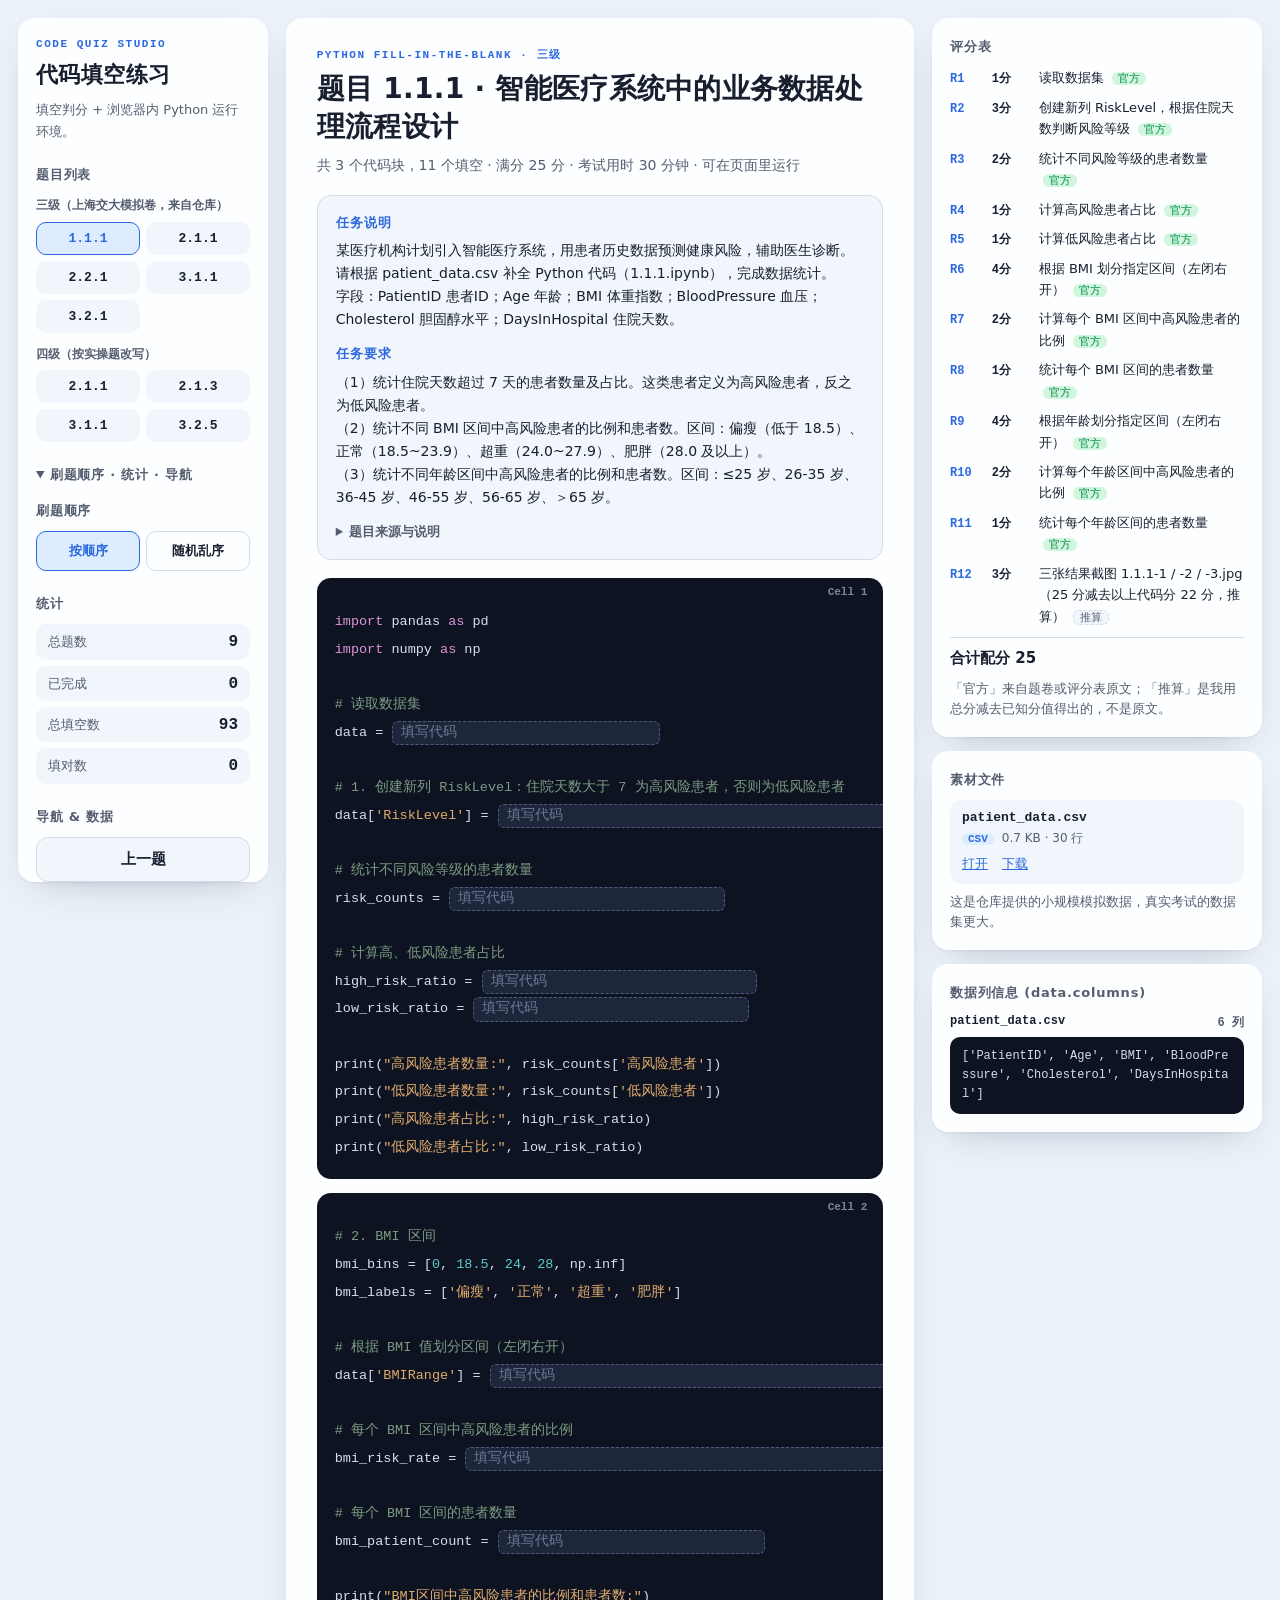
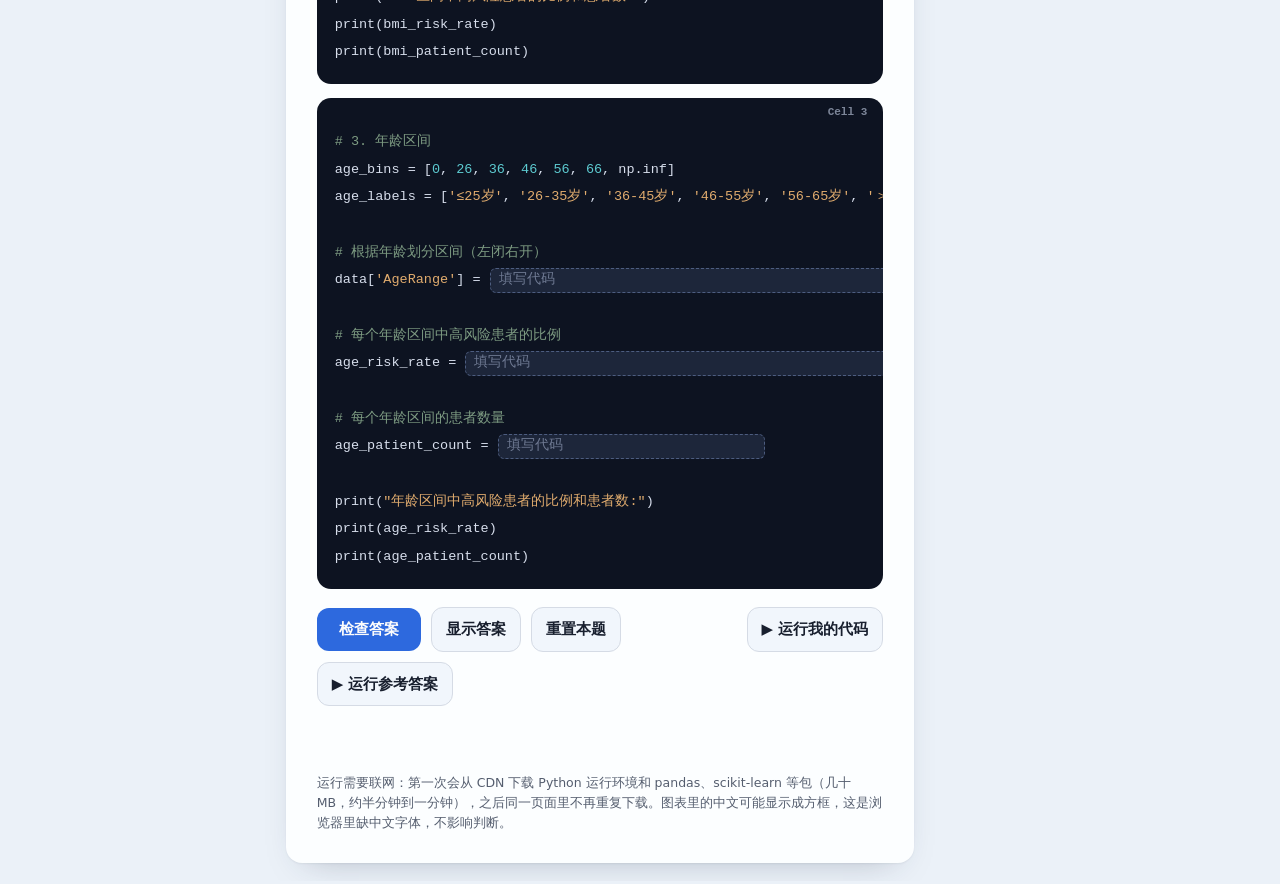
<file: code-quiz/index.html>
<!doctype html>
<html lang="zh-CN">
<head>
  <meta charset="utf-8">
  <meta name="viewport" content="width=device-width, initial-scale=1">
  <title>代码填空练习 · 人工智能训练师操作技能</title>
  <meta name="description" content="Python 代码填空练习：在代码里直接填空判分，可在浏览器里运行，右侧对照评分表和素材文件。">
  <link rel="stylesheet" href="style.css">
</head>
<body>
  <a class="skip" href="#cells">跳到代码</a>
  <div class="app">

    <aside class="rail" aria-label="题目导航">
      <div class="brand">
        <p class="kicker">CODE QUIZ STUDIO</p>
        <h1>代码填空练习</h1>
        <p class="tagline">填空判分 + 浏览器内 Python 运行环境。</p>
      </div>

      <section aria-labelledby="h-list">
        <h2 id="h-list">题目列表</h2>
        <div id="groups"></div>
      </section>

      <details class="more" id="rail-more" open>
        <summary>刷题顺序 · 统计 · 导航</summary>
        <section aria-labelledby="h-order">
          <h2 id="h-order">刷题顺序</h2>
          <div class="seg" role="group" aria-labelledby="h-order">
            <button type="button" id="mode-seq" aria-pressed="true">按顺序</button>
            <button type="button" id="mode-random" aria-pressed="false">随机乱序</button>
          </div>
        </section>

        <section aria-labelledby="h-stats">
          <h2 id="h-stats">统计</h2>
          <dl class="stats">
            <div><dt>总题数</dt><dd id="st-total">0</dd></div>
            <div><dt>已完成</dt><dd id="st-done">0</dd></div>
            <div><dt>总填空数</dt><dd id="st-blanks">0</dd></div>
            <div><dt>填对数</dt><dd id="st-ok">0</dd></div>
          </dl>
        </section>

        <section aria-labelledby="h-nav">
          <h2 id="h-nav">导航 &amp; 数据</h2>
          <div class="nav-btns">
            <button type="button" id="prev" class="soft">上一题</button>
            <button type="button" id="next" class="soft">下一题</button>
            <button type="button" id="clear-all" class="soft danger">清除本机进度</button>
          </div>
        </section>
      </details>
    </aside>

    <main class="workspace">
      <header class="q-head">
        <p class="kicker" id="kicker"></p>
        <h2 id="q-title" class="q-title"></h2>
        <p id="q-meta" class="q-meta"></p>
      </header>

      <div id="brief"></div>
      <div id="cells" class="cells"></div>

      <div class="toolbar" role="group" aria-label="操作">
        <button type="button" id="check" class="primary">检查答案</button>
        <button type="button" id="show" class="soft">显示答案</button>
        <button type="button" id="reset" class="soft">重置本题</button>
        <span class="spacer"></span>
        <button type="button" id="run-mine" class="soft">▶ 运行我的代码</button>
        <button type="button" id="run-ref" class="soft">▶ 运行参考答案</button>
      </div>
      <p id="result" class="result" role="status" aria-live="polite"></p>
      <p id="run-status" class="run-status" role="status" aria-live="polite"></p>
      <p id="run-note" class="fine">运行需要联网：第一次会从 CDN 下载 Python 运行环境和 pandas、scikit-learn 等包（几十 MB，约半分钟到一分钟），之后同一页面里不再重复下载。图表里的中文可能显示成方框，这是浏览器里缺中文字体，不影响判断。</p>
    </main>

    <aside class="side" id="side" aria-label="评分表与素材"></aside>
  </div>

  <script src="data/questions.js"></script>
  <script src="data/files.js"></script>
  <script src="js/judge.js"></script>
  <script src="js/store.js"></script>
  <script src="js/runner.js"></script>
  <script src="js/view.js"></script>
  <script src="js/app.js"></script>
</body>
</html>
</file>
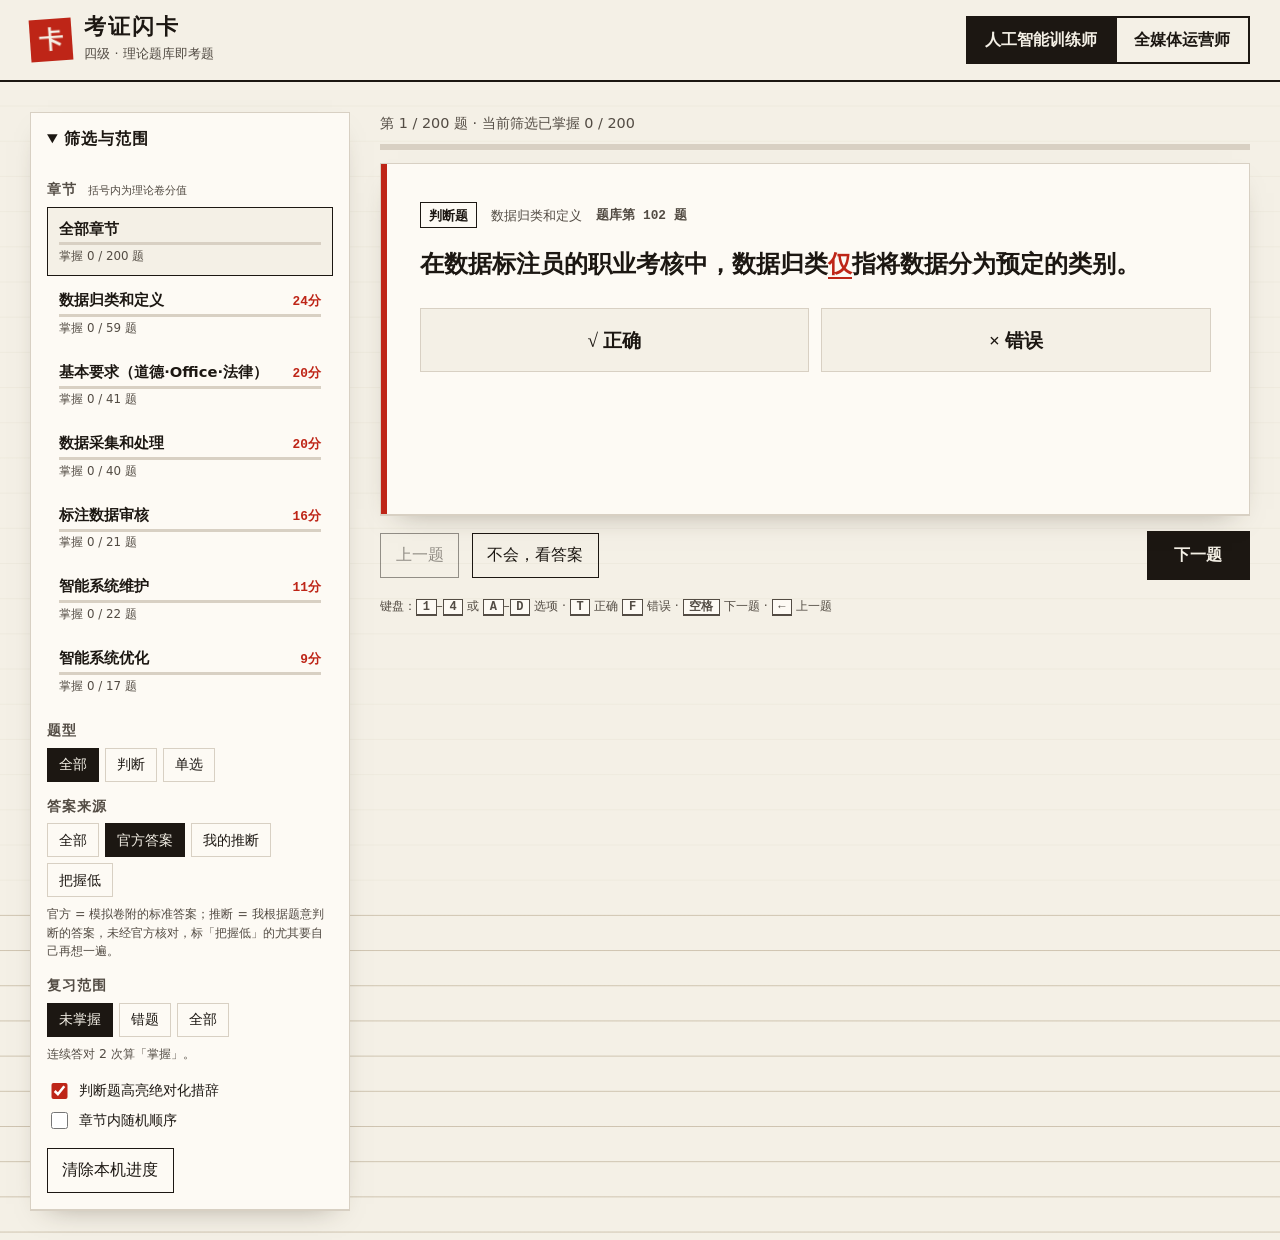
<file: flashcards/index.html>
<!doctype html>
<html lang="zh-CN">
<head>
  <meta charset="utf-8">
  <meta name="viewport" content="width=device-width, initial-scale=1">
  <title>考证闪卡 · 人工智能训练师 / 全媒体运营师</title>
  <meta name="description" content="两门四级职业技能考试的理论题库闪卡：按分值排序、官方答案与推断答案分开标注、错题自动回炉。">
  <link rel="stylesheet" href="style.css">
</head>
<body>
  <a class="skip" href="#card">跳到题目</a>

  <header class="masthead">
    <div class="brand">
      <span class="brand-mark" aria-hidden="true">卡</span>
      <div>
        <h1>考证闪卡</h1>
        <p>四级 · 理论题库即考题</p>
      </div>
    </div>
    <div class="exam-switch" role="tablist" aria-label="选择考试">
      <button role="tab" id="tab-ai" data-exam="ai" aria-selected="true">人工智能训练师</button>
      <button role="tab" id="tab-media" data-exam="media" aria-selected="false">全媒体运营师</button>
    </div>
  </header>

  <main class="layout">
    <aside class="sidebar" aria-label="筛选">
      <details class="filters" open>
        <summary>筛选与范围</summary>

        <section aria-labelledby="h-chapters">
          <h2 id="h-chapters">章节 <small>括号内为理论卷分值</small></h2>
          <ul id="chapters" class="chapter-list"></ul>
        </section>

        <section aria-labelledby="h-type">
          <h2 id="h-type">题型</h2>
          <div id="types" class="seg" role="group" aria-labelledby="h-type"></div>
        </section>

        <section aria-labelledby="h-source">
          <h2 id="h-source">答案来源</h2>
          <div id="sources" class="seg" role="group" aria-labelledby="h-source"></div>
          <p class="hint">官方 = 模拟卷附的标准答案；推断 = 我根据题意判断的答案，未经官方核对，标「把握低」的尤其要自己再想一遍。</p>
        </section>

        <section aria-labelledby="h-scope">
          <h2 id="h-scope">复习范围</h2>
          <div id="scopes" class="seg" role="group" aria-labelledby="h-scope"></div>
          <p class="hint">连续答对 2 次算「掌握」。</p>
        </section>

        <section class="toggles">
          <label><input type="checkbox" id="opt-hl" checked> 判断题高亮绝对化措辞</label>
          <label><input type="checkbox" id="opt-shuffle"> 章节内随机顺序</label>
        </section>

        <button type="button" id="reset" class="ghost">清除本机进度</button>
      </details>
    </aside>

    <section class="stage" aria-label="刷题区">
      <div class="status">
        <p id="status" aria-live="polite"></p>
        <div class="meter" role="progressbar" aria-label="当前范围掌握进度" id="meter"><span id="meter-fill"></span></div>
      </div>
      <article id="card" class="card" tabindex="-1"></article>
      <nav class="actions" aria-label="题目操作">
        <button type="button" id="prev" class="ghost">上一题</button>
        <button type="button" id="reveal" class="ghost">不会，看答案</button>
        <button type="button" id="next" class="primary">下一题</button>
      </nav>
      <p class="keys">键盘：<kbd>1</kbd>–<kbd>4</kbd> 或 <kbd>A</kbd>–<kbd>D</kbd> 选项 · <kbd>T</kbd> 正确 <kbd>F</kbd> 错误 · <kbd>空格</kbd> 下一题 · <kbd>←</kbd> 上一题</p>
    </section>
  </main>

  <script src="data/ai.js"></script>
  <script src="data/media.js"></script>
  <script src="js/store.js"></script>
  <script src="js/deck.js"></script>
  <script src="js/app.js"></script>
</body>
</html>
</file>
<file: code-quiz/style.css>
/* 代码填空练习：三栏工作台（题目导航 / 代码 / 评分表与素材）。代码块在亮色和暗色下都是深色。 */

:root {
  --bg: oklch(95.5% 0.012 255);
  --panel: oklch(99.5% 0.003 255);
  --panel-2: oklch(97% 0.01 255);
  --ink: oklch(24% 0.03 265);
  --ink-soft: oklch(48% 0.03 265);
  --line: oklch(89% 0.015 260);
  --accent: oklch(55% 0.19 262);
  --accent-soft: oklch(94% 0.04 262);
  --ok: oklch(56% 0.14 155);
  --ok-soft: oklch(94% 0.05 155);
  --bad: oklch(56% 0.2 25);
  --bad-soft: oklch(95% 0.04 25);
  --warn: oklch(65% 0.14 75);
  --code-bg: oklch(19% 0.03 265);
  --code-ink: oklch(90% 0.02 265);
  --code-dim: oklch(62% 0.03 265);
  --blank-bg: oklch(27% 0.04 265);
  --shadow: 0 1px 2px oklch(30% 0.04 265 / 0.06), 0 14px 34px -20px oklch(30% 0.05 265 / 0.35);
  --sans: "PingFang SC", "Hiragino Sans GB", "Microsoft YaHei", system-ui, sans-serif;
  --mono: ui-monospace, "SF Mono", Menlo, Consolas, "PingFang SC", monospace;
  --radius: 16px;
  --ease: cubic-bezier(0.16, 1, 0.3, 1);
}

@media (prefers-color-scheme: dark) {
  :root {
    --bg: oklch(17% 0.02 265);
    --panel: oklch(22% 0.025 265);
    --panel-2: oklch(25% 0.027 265);
    --ink: oklch(93% 0.012 265);
    --ink-soft: oklch(72% 0.02 265);
    --line: oklch(32% 0.03 265);
    --accent: oklch(72% 0.15 262);
    --accent-soft: oklch(30% 0.07 262);
    --ok: oklch(76% 0.14 155);
    --ok-soft: oklch(30% 0.06 155);
    --bad: oklch(72% 0.17 25);
    --bad-soft: oklch(30% 0.07 25);
    --shadow: 0 1px 0 var(--line);
    --code-bg: oklch(14% 0.025 265);
  }
}

* { box-sizing: border-box; }
html { color-scheme: light dark; }
body { margin: 0; background: var(--bg); color: var(--ink); font: 400 15px/1.65 var(--sans); -webkit-font-smoothing: antialiased; }
button, input { font: inherit; color: inherit; }
button { cursor: pointer; }
button:disabled { opacity: 0.5; cursor: not-allowed; }
:focus-visible { outline: 3px solid var(--accent); outline-offset: 2px; }
h1, h2, h3, p, dl, dd { margin: 0; }
.skip { position: absolute; left: -999px; }
.skip:focus { left: 1rem; top: 1rem; z-index: 20; padding: .5rem .8rem; background: var(--ink); color: var(--bg); }

.app {
  display: grid; grid-template-columns: 250px minmax(0, 1fr) 330px; gap: 18px;
  max-width: 1560px; margin: 0 auto; padding: 18px; align-items: start;
}
@media (max-width: 1200px) { .app { grid-template-columns: 230px minmax(0, 1fr); } .side { grid-column: 2; } }
@media (max-width: 820px) { .app { grid-template-columns: 1fr; padding: 12px; } .side { grid-column: auto; } .rail { position: static !important; } }

.rail, .workspace, .side > .panel { background: var(--panel); border-radius: var(--radius); box-shadow: var(--shadow); }
.rail { position: sticky; top: 18px; padding: 20px 18px; display: grid; gap: 22px; max-height: calc(100vh - 36px); overflow: auto; }
.workspace { padding: clamp(18px, 2.4vw, 32px); min-width: 0; }
.side { display: grid; gap: 14px; }
.side > .panel { padding: 18px; }

.kicker { font: 700 11px/1.2 var(--mono); letter-spacing: 0.14em; color: var(--accent); text-transform: uppercase; }
.brand h1 { margin-top: 6px; font-size: 22px; letter-spacing: 0.02em; }
.tagline { margin-top: 6px; font-size: 13px; color: var(--ink-soft); }
.rail h2, .panel h2 { font-size: 13px; font-weight: 700; letter-spacing: 0.06em; color: var(--ink-soft); margin-bottom: 10px; }
.group + .group { margin-top: 12px; }
.group h3 { font-size: 12px; font-weight: 600; color: var(--ink-soft); margin-bottom: 6px; }

.more { display: grid; gap: 22px; }
.more > summary { cursor: pointer; font-size: 13px; font-weight: 700; letter-spacing: 0.06em; color: var(--ink-soft); margin-bottom: 14px; }
.more:not([open]) > summary { margin-bottom: 0; }
.more[open] > section + section { margin-top: 22px; }

.qgrid { display: grid; grid-template-columns: repeat(2, 1fr); gap: 6px; }
.qbtn {
  padding: 8px 6px; border: 1px solid transparent; border-radius: 10px; background: var(--panel-2);
  font: 600 13px var(--mono); transition: transform 180ms var(--ease), background 180ms;
}
.qbtn:hover { background: var(--accent-soft); transform: translateY(-1px); }
.qbtn[aria-current="true"] { background: var(--accent-soft); border-color: var(--accent); color: var(--accent); }
.qbtn.done::after { content: " ✓"; color: var(--ok); }

.seg { display: grid; grid-template-columns: 1fr 1fr; gap: 6px; }
.seg button { padding: 8px; border: 1px solid var(--line); border-radius: 10px; background: transparent; font-weight: 600; font-size: 13px; }
.seg button[aria-pressed="true"] { background: var(--accent-soft); border-color: var(--accent); color: var(--accent); }

.stats { display: grid; gap: 6px; }
.stats div { display: flex; justify-content: space-between; align-items: baseline; padding: 7px 12px; border-radius: 10px; background: var(--panel-2); }
.stats dt { font-size: 13px; color: var(--ink-soft); }
.stats dd { font: 700 16px var(--mono); font-variant-numeric: tabular-nums; }

.nav-btns { display: grid; gap: 8px; }
.soft { padding: 9px 14px; border: 1px solid var(--line); border-radius: 12px; background: var(--panel-2); font-weight: 600; transition: background 180ms; }
.soft:hover:not(:disabled) { background: var(--accent-soft); }
.soft.danger { color: var(--bad); }
.primary { padding: 9px 22px; border: 0; border-radius: 12px; background: var(--accent); color: oklch(99% 0 0); font-weight: 700; }
.primary:hover { filter: brightness(1.08); }

.q-title { margin-top: 8px; font-size: clamp(20px, 1.4vw + 14px, 28px); line-height: 1.35; letter-spacing: 0.01em; }
.q-meta { margin-top: 8px; color: var(--ink-soft); font-size: 14px; }

.brief { margin-top: 18px; padding: 16px 18px; border-radius: 14px; background: var(--panel-2); border: 1px solid var(--line); }
.brief h2 { font-size: 13px; color: var(--accent); letter-spacing: 0.08em; margin-bottom: 6px; }
.brief h3 { font-size: 13px; color: var(--accent); letter-spacing: 0.08em; margin: 12px 0 6px; }
.brief-text { white-space: pre-wrap; font-size: 14px; }
.source { margin-top: 12px; font-size: 13px; color: var(--ink-soft); }
.source summary { cursor: pointer; font-weight: 600; }
.source p { margin-top: 6px; }

.cells { display: grid; gap: 14px; margin-top: 18px; }
.cell { border-radius: 14px; background: var(--code-bg); overflow: hidden; }
.cell-head { padding: 8px 16px 0; font: 600 11px var(--mono); color: var(--code-dim); text-align: right; }
.code {
  margin: 0; padding: 10px 18px 18px; overflow-x: auto; color: var(--code-ink);
  font: 13.5px/2.05 var(--mono); tab-size: 4; white-space: pre;
}
.tok-comment { color: oklch(66% 0.05 150); }
.tok-string { color: oklch(78% 0.1 70); }
.tok-keyword { color: oklch(76% 0.13 330); }
.tok-number { color: oklch(78% 0.1 200); }

.blank {
  display: inline-block; vertical-align: baseline; min-width: 9ch; padding: 1px 8px; margin: 0 1px;
  border: 1px dashed oklch(48% 0.06 265); border-radius: 6px; background: var(--blank-bg);
  color: oklch(97% 0.01 265); font: inherit; line-height: 1.5;
}
.blank::placeholder { color: oklch(58% 0.04 265); }
.blank:focus { outline: none; border-style: solid; border-color: var(--accent); box-shadow: 0 0 0 3px oklch(55% 0.19 262 / 0.35); }
.blank.is-ok { border: 1px solid var(--ok); background: oklch(30% 0.07 155); }
.blank.is-bad { border: 1px solid var(--bad); background: oklch(30% 0.08 25); }
.blank.is-empty { border-color: var(--warn); }
.blank.is-shown { border: 1px solid var(--accent); background: oklch(30% 0.08 262); }

.out { padding: 0 18px; }
.out:not(:empty) { padding: 12px 18px 16px; border-top: 1px solid oklch(30% 0.03 265); }
.out-text, .out-error { margin: 0; font: 12.5px/1.6 var(--mono); white-space: pre-wrap; overflow-x: auto; color: oklch(85% 0.02 265); }
.out-error { color: oklch(78% 0.14 25); margin-top: 8px; }
.out-img { display: block; max-width: 100%; margin-top: 10px; border-radius: 8px; background: #fff; }

.toolbar { display: flex; flex-wrap: wrap; gap: 10px; align-items: center; margin-top: 18px; }
.spacer { flex: 1; }
.result { margin-top: 12px; min-height: 1.6em; font-weight: 600; color: var(--accent); }
.run-status { min-height: 1.6em; color: var(--ink-soft); font-size: 14px; }
.fine { font-size: 12.5px; color: var(--ink-soft); line-height: 1.6; }
.workspace .fine { margin-top: 8px; }

.rubric, .files { list-style: none; margin: 0; padding: 0; display: grid; gap: 8px; }
.rub-row { display: grid; grid-template-columns: 2.6em 3em 1fr; gap: 8px; font-size: 13px; align-items: baseline; }
.rub-code { font: 700 12px var(--mono); color: var(--accent); }
.rub-pts { font: 700 12px var(--mono); }
.rub-src { font-style: normal; font-size: 11px; padding: 0 6px; border-radius: 6px; margin-left: 4px; white-space: nowrap; }
.rub-src.official { background: var(--ok-soft); color: var(--ok); }
.rub-src.derived { background: var(--panel-2); color: var(--ink-soft); border: 1px dashed var(--line); }
.rub-total { margin-top: 10px; padding-top: 8px; border-top: 1px solid var(--line); font-weight: 700; }
.panel .fine { margin-top: 8px; }

.file-row { padding: 10px 12px; border-radius: 12px; background: var(--panel-2); display: grid; gap: 4px; }
.file-name { font: 600 13px var(--mono); word-break: break-all; }
.file-meta { font-size: 12px; color: var(--ink-soft); display: flex; gap: 8px; align-items: center; }
.tag { padding: 0 6px; border-radius: 6px; background: var(--accent-soft); color: var(--accent); font: 700 11px var(--mono); }
.file-actions { display: flex; gap: 14px; }
.link { padding: 0; border: 0; background: none; color: var(--accent); font-size: 13px; text-decoration: underline; }

.cols { margin-top: 6px; }
.cols-head { display: flex; justify-content: space-between; font: 600 12px var(--mono); margin-bottom: 6px; }
.cols-head span { color: var(--ink-soft); }
.cols-body { margin: 0; padding: 10px 12px; border-radius: 10px; background: var(--code-bg); color: var(--code-ink); font: 12px/1.6 var(--mono); white-space: pre-wrap; word-break: break-all; }

@media (prefers-reduced-motion: reduce) { *, *::before, *::after { transition: none !important; animation: none !important; } }
</file>
<file: flashcards/style.css>
/* 考证闪卡 — 方向：批改试卷。米色纸张、墨色正文、朱红批改笔做强调。
   字体全部用系统字体，保证离线（file://）也能用。 */

:root {
  --paper: oklch(95.5% 0.014 85);
  --card: oklch(98.5% 0.008 85);
  --ink: oklch(21% 0.012 70);
  --ink-soft: oklch(42% 0.015 70);
  --rule: oklch(86% 0.02 80);
  --accent: oklch(52% 0.19 30);          /* 朱红：批改笔 */
  --accent-soft: oklch(94% 0.04 30);
  --ok: oklch(45% 0.1 160);
  --ok-soft: oklch(94% 0.04 160);
  --guess: oklch(55% 0.12 75);            /* 琥珀：我的推断 */
  --guess-soft: oklch(95% 0.05 85);
  --shadow: 0 1px 0 var(--rule), 0 12px 28px -18px oklch(30% 0.03 70 / 0.5);

  --serif: "Songti SC", "Source Han Serif SC", "Noto Serif CJK SC", "STSong", serif;
  --sans: "PingFang SC", "Hiragino Sans GB", "Microsoft YaHei", system-ui, sans-serif;
  --mono: ui-monospace, "SF Mono", Menlo, monospace;

  --text-stem: clamp(1.2rem, 1.05rem + 0.6vw, 1.5rem);
  --space-gutter: clamp(1rem, 0.6rem + 1.6vw, 2rem);
  --ease-out: cubic-bezier(0.16, 1, 0.3, 1);
  --dur: 220ms;
}

@media (prefers-color-scheme: dark) {
  :root {
    --paper: oklch(19% 0.01 70);
    --card: oklch(23% 0.012 70);
    --ink: oklch(93% 0.012 85);
    --ink-soft: oklch(74% 0.015 80);
    --rule: oklch(33% 0.015 70);
    --accent: oklch(72% 0.17 35);
    --accent-soft: oklch(30% 0.06 30);
    --ok: oklch(76% 0.12 160);
    --ok-soft: oklch(29% 0.05 160);
    --guess: oklch(80% 0.12 85);
    --guess-soft: oklch(31% 0.05 85);
    --shadow: 0 1px 0 var(--rule);
  }
}

* { box-sizing: border-box; }
html { color-scheme: light dark; }
body {
  margin: 0; min-height: 100vh; background: var(--paper); color: var(--ink);
  font: 400 1rem/1.65 var(--sans); -webkit-font-smoothing: antialiased;
  background-image: linear-gradient(var(--rule) 1px, transparent 1px);
  background-size: 100% 2.2rem; background-attachment: local;     /* 横格笔记本纸 */
  background-blend-mode: multiply;
}
body::before { content: ""; position: fixed; inset: 0; background: var(--paper); opacity: 0.86; z-index: -1; }

.skip { position: absolute; left: -999px; }
.skip:focus { left: 1rem; top: 1rem; z-index: 10; background: var(--ink); color: var(--paper); padding: .5rem .8rem; }

button { font: inherit; color: inherit; cursor: pointer; }
:focus-visible { outline: 3px solid var(--accent); outline-offset: 2px; }

/* ---------- masthead ---------- */
.masthead {
  display: flex; flex-wrap: wrap; gap: 1rem 2rem; align-items: center; justify-content: space-between;
  padding: 1rem var(--space-gutter); border-bottom: 2px solid var(--ink); background: var(--paper);
}
.brand { display: flex; align-items: center; gap: .8rem; }
.brand-mark {
  display: grid; place-items: center; width: 2.6rem; height: 2.6rem; font: 700 1.5rem/1 var(--serif);
  color: var(--paper); background: var(--accent); transform: rotate(-4deg);
}
.brand h1 { margin: 0; font: 700 1.35rem/1.1 var(--serif); letter-spacing: .08em; }
.brand p { margin: .15rem 0 0; font-size: .8rem; color: var(--ink-soft); }

.exam-switch { display: flex; border: 2px solid var(--ink); }
.exam-switch button {
  padding: .55rem 1.1rem; border: 0; background: transparent; font-weight: 600;
  transition: background var(--dur), color var(--dur);
}
.exam-switch button + button { border-left: 2px solid var(--ink); }
.exam-switch button[aria-selected="true"] { background: var(--ink); color: var(--paper); }

/* ---------- layout ---------- */
.layout {
  display: grid; grid-template-columns: minmax(250px, 320px) minmax(0, 1fr); gap: var(--space-gutter);
  max-width: 1280px; margin: 0 auto; padding: var(--space-gutter);
}
@media (max-width: 820px) { .layout { grid-template-columns: 1fr; } }

/* ---------- sidebar ---------- */
.sidebar { align-self: start; position: sticky; top: 1rem; }
@media (max-width: 820px) { .sidebar { position: static; } }
.filters { background: var(--card); border: 1px solid var(--rule); box-shadow: var(--shadow); padding: 0 1rem 1rem; }
.filters > summary { padding: .8rem 0; font-weight: 700; cursor: pointer; letter-spacing: .06em; }
.filters section { margin-top: 1rem; }
.filters h2 { margin: 0 0 .5rem; font: 700 .85rem/1.3 var(--sans); letter-spacing: .08em; color: var(--ink-soft); }
.filters h2 small { font-weight: 400; letter-spacing: 0; margin-left: .3rem; }
.hint { margin: .5rem 0 0; font-size: .78rem; line-height: 1.5; color: var(--ink-soft); }

.chapter-list { list-style: none; margin: 0; padding: 0; display: grid; gap: 2px; }
.chapter-list button {
  width: 100%; text-align: left; padding: .55rem .7rem; background: transparent; border: 1px solid transparent;
  display: grid; grid-template-columns: 1fr auto; gap: .1rem .6rem; align-items: baseline;
}
.chapter-list button:hover { background: var(--accent-soft); }
.chapter-list button[aria-pressed="true"] { border-color: var(--ink); background: var(--paper); }
.chapter-list .ch-name { font-weight: 600; font-size: .92rem; }
.chapter-list .ch-pts { font: 700 .8rem var(--mono); color: var(--accent); }
.chapter-list .ch-bar { grid-column: 1 / -1; height: 3px; background: var(--rule); position: relative; overflow: hidden; }
.chapter-list .ch-bar > span { position: absolute; inset: 0; background: var(--ok); transform-origin: left; }
.chapter-list .ch-count { grid-column: 1 / -1; font-size: .74rem; color: var(--ink-soft); font-variant-numeric: tabular-nums; }

.seg { display: flex; flex-wrap: wrap; gap: .35rem; }
.seg button { padding: .3rem .7rem; border: 1px solid var(--rule); background: transparent; font-size: .85rem; }
.seg button[aria-pressed="true"] { background: var(--ink); color: var(--paper); border-color: var(--ink); }
.toggles { display: grid; gap: .4rem; font-size: .88rem; }
.toggles label { display: flex; align-items: center; gap: .5rem; cursor: pointer; }
.toggles input { accent-color: var(--accent); width: 1.05rem; height: 1.05rem; }

button.ghost { margin-top: 1rem; padding: .5rem .9rem; border: 1px solid var(--ink); background: transparent; }
button.ghost:hover { background: var(--accent-soft); }
button.primary { padding: .6rem 1.6rem; border: 2px solid var(--ink); background: var(--ink); color: var(--paper); font-weight: 700; }
button.primary:hover { background: var(--accent); border-color: var(--accent); }
button:disabled { opacity: .45; cursor: not-allowed; }

/* ---------- stage ---------- */
.status { display: grid; gap: .5rem; margin-bottom: .8rem; }
#status { margin: 0; font-size: .9rem; color: var(--ink-soft); font-variant-numeric: tabular-nums; }
.meter { height: 6px; background: var(--rule); overflow: hidden; }
.meter > span { display: block; height: 100%; background: var(--accent); transform-origin: left; transform: scaleX(0); transition: transform var(--dur) var(--ease-out); }

.card {
  position: relative; background: var(--card); border: 1px solid var(--rule); box-shadow: var(--shadow);
  padding: clamp(1.2rem, 1rem + 2vw, 2.4rem); min-height: 22rem; overflow: hidden;
}
.card::before { content: ""; position: absolute; left: 0; top: 0; bottom: 0; width: 6px; background: var(--accent); }
.card:focus { outline: none; }
.card-meta { display: flex; flex-wrap: wrap; gap: .4rem .9rem; align-items: center; margin: 0 0 1rem; font-size: .8rem; color: var(--ink-soft); }
.card-meta .tag { padding: .1rem .5rem; border: 1px solid var(--ink); font-weight: 700; color: var(--ink); }
.card-meta .no { font: 600 .8rem var(--mono); }

.stem { margin: 0 0 1.4rem; font: 600 var(--text-stem)/1.7 var(--serif); max-width: 40em; }
.stem mark { background: transparent; color: var(--accent); border-bottom: 2px solid var(--accent); font-weight: 700; }

.options { display: grid; gap: .6rem; margin: 0; padding: 0; list-style: none; }
.opt {
  width: 100%; text-align: left; display: grid; grid-template-columns: 2rem 1fr; gap: .8rem; align-items: start;
  padding: .75rem .9rem; border: 1px solid var(--rule); background: var(--paper);
  transition: transform var(--dur) var(--ease-out), border-color var(--dur);
}
.opt:hover:not(:disabled) { border-color: var(--ink); transform: translateX(4px); }
.opt .k { display: grid; place-items: center; width: 1.8rem; height: 1.8rem; border: 1.5px solid var(--ink); font: 700 .9rem var(--mono); }
.opt .t { padding-top: .1rem; }
.opt:disabled { opacity: 1; cursor: default; }
.opt.is-correct { border-color: var(--ok); background: var(--ok-soft); }
.opt.is-correct .k { background: var(--ok); color: var(--card); border-color: var(--ok); }
.opt.is-wrong { border-color: var(--accent); background: var(--accent-soft); }
.opt.is-wrong .k { background: var(--accent); color: var(--card); border-color: var(--accent); }
.opt.is-dim { opacity: .55; }

.tf-row { display: grid; grid-template-columns: 1fr 1fr; gap: .8rem; }
.tf-row .opt { grid-template-columns: 1fr; justify-items: center; padding: 1.1rem; font: 700 1.2rem var(--serif); }

.verdict { margin-top: 1.4rem; padding-top: 1rem; border-top: 1px dashed var(--ink-soft); display: grid; gap: .6rem; }
.verdict .ans { font: 700 1.05rem var(--serif); }
.verdict .ans b { color: var(--ok); }
.badges { display: flex; flex-wrap: wrap; gap: .4rem; }
.badge { padding: .12rem .55rem; font-size: .76rem; font-weight: 700; border: 1px solid currentColor; }
.badge.official { color: var(--ok); background: var(--ok-soft); }
.badge.ai { color: var(--guess); background: var(--guess-soft); }
.badge.low { color: var(--accent); background: var(--accent-soft); border-style: dashed; }
.note { margin: 0; font-size: .9rem; color: var(--ink-soft); }

.stamp {
  position: absolute; right: clamp(1rem, 4vw, 2.5rem); top: clamp(1rem, 3vw, 2rem); padding: .2rem .9rem;
  border: 3px double currentColor; font: 800 1.4rem/1.2 var(--serif); letter-spacing: .1em; pointer-events: none;
  transform: rotate(-9deg); animation: stamp-in 340ms var(--ease-out) both;
}
.stamp.ok { color: var(--ok); }
.stamp.no { color: var(--accent); }
@keyframes stamp-in { from { opacity: 0; transform: rotate(-9deg) scale(1.7); } to { opacity: .92; transform: rotate(-9deg) scale(1); } }

.empty { display: grid; place-content: center; min-height: 16rem; text-align: center; color: var(--ink-soft); }
.empty strong { font: 700 1.3rem var(--serif); color: var(--ink); }

.actions { display: flex; flex-wrap: wrap; gap: .8rem; align-items: center; margin-top: 1rem; }
.actions .ghost { margin-top: 0; }
.actions .primary { margin-left: auto; }
.keys { margin: 1rem 0 0; font-size: .78rem; color: var(--ink-soft); }
kbd { padding: 0 .35rem; border: 1px solid var(--ink-soft); border-bottom-width: 2px; font: 600 .75rem var(--mono); background: var(--card); }

@media (prefers-reduced-motion: reduce) {
  *, *::before, *::after { animation: none !important; transition: none !important; }
}
</file>
